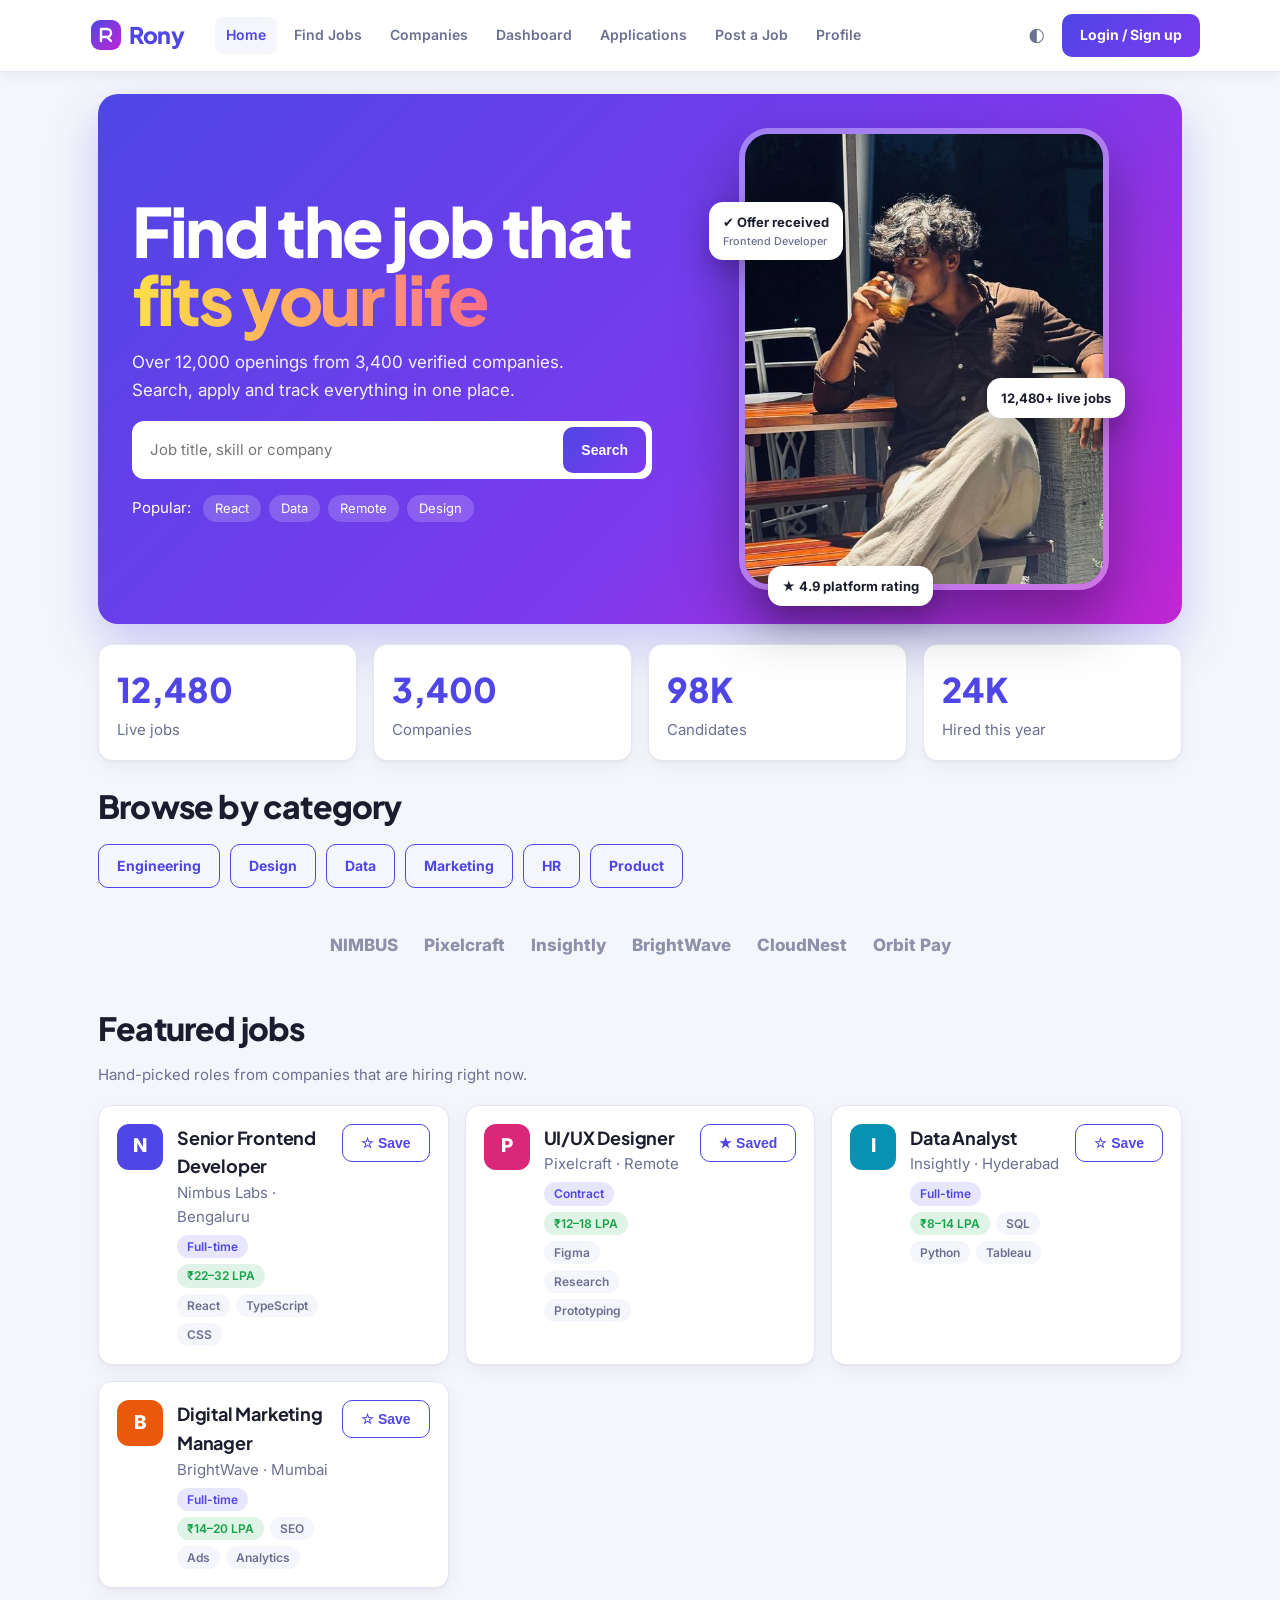
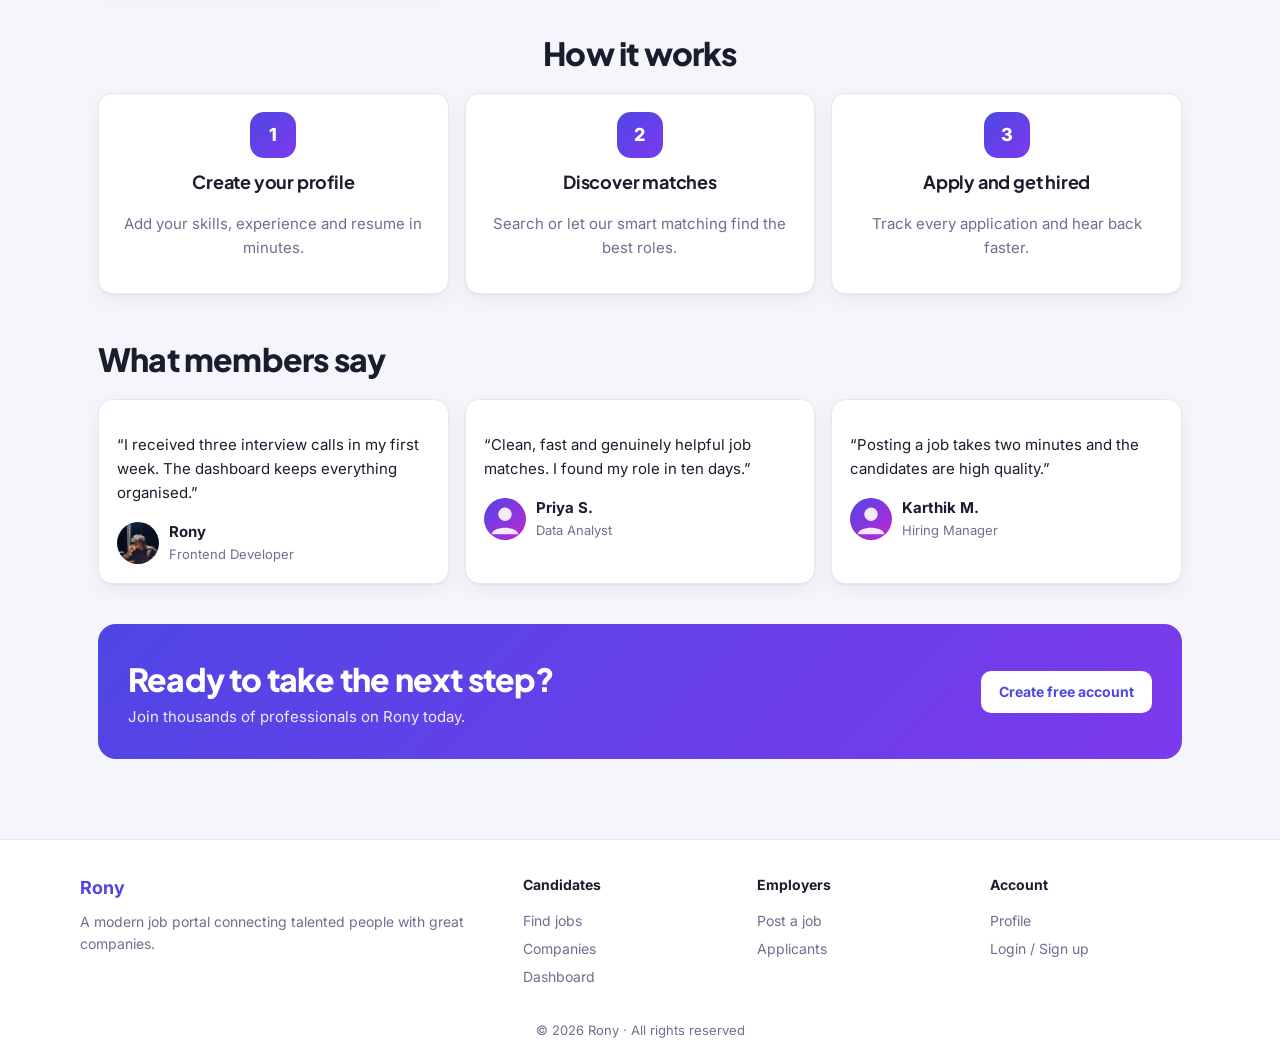
<file: index.html>
<!DOCTYPE html>
<html lang="en">
<head>
  <meta charset="utf-8">
  <title>Rony – Online Job Portal</title>
  <meta name="viewport" content="width=device-width, initial-scale=1, viewport-fit=cover">
  <link rel="preconnect" href="https://fonts.googleapis.com">
  <link href="https://fonts.googleapis.com/css2?family=Inter:wght@400;500;600;700&family=Plus+Jakarta+Sans:wght@700;800&display=swap" rel="stylesheet">
  <link rel="stylesheet" href="css/style.css">
  <script src="js/theme.js"></script>
</head>
<body>
  <div id="pgb"></div>

  <!-- Navigation -->
  <nav id="nav">
    <a class="brand" href="index.html"><svg width="30" height="30" viewBox="0 0 30 30"><defs><linearGradient id="lg" x1="0" y1="0" x2="1" y2="1"><stop offset="0" stop-color="#4f46e5"/><stop offset="1" stop-color="#c026d3"/></linearGradient></defs><rect width="30" height="30" rx="9" fill="url(#lg)"/><path d="M10 21V9h6a4 4 0 010 8h-6M16 17l4 4" stroke="#fff" stroke-width="2.4" fill="none" stroke-linecap="round" stroke-linejoin="round"/></svg>Rony</a>
    <a href="index.html" class="on">Home</a>
    <a href="jobs.html">Find Jobs</a>
    <a href="companies.html">Companies</a>
    <a href="dashboard.html">Dashboard</a>
    <a href="applications.html">Applications</a>
    <a href="post-job.html">Post a Job</a>
    <a href="profile.html">Profile</a>
    <span class="sp"></span>
    <a class="tt" href="#" onclick="toggleTheme();return false" title="Toggle theme">◐</a>
    <a href="login.html" class="btn" id="authBtn" style="color:#fff">Login / Sign up</a>
  </nav>

  <button id="up" aria-label="Back to top" onclick="scrollTo({top:0,behavior:'smooth'})">↑</button>
  <div id="toast"></div>

  <!-- Page content -->
  <main id="app">
    <!-- Hero -->
    <div class="hero">
      <div>
        <h1>Find the job that <span>fits your life</span></h1>
        <p>Over 12,000 openings from 3,400 verified companies. Search, apply and track everything in one place.</p>
        <div class="sr"><input id="hq" placeholder="Job title, skill or company"><button class="btn" id="heroSearchBtn">Search</button></div>
        <div class="pop">Popular: <a href="jobs.html?q=React">React</a><a href="jobs.html?q=Data">Data</a><a href="jobs.html?q=Remote">Remote</a><a href="jobs.html?q=Design">Design</a></div>
      </div>
      <div class="hp">
        <img class="hpi" src="images/profile.jpg" alt="Rony">
        <div class="fb f1">✔ Offer received<small>Frontend Developer</small></div>
        <div class="fb f2">12,480+ live jobs</div>
        <div class="fb f3">★ 4.9 platform rating</div>
      </div>
    </div>

    <!-- Stats -->
    <div class="grid g4" style="margin:20px 0">
      <div class="card"><div class="stat" style="color:var(--pri)">12,480</div><div class="mut">Live jobs</div></div>
      <div class="card"><div class="stat" style="color:var(--pri)">3,400</div><div class="mut">Companies</div></div>
      <div class="card"><div class="stat" style="color:var(--pri)">98K</div><div class="mut">Candidates</div></div>
      <div class="card"><div class="stat" style="color:var(--pri)">24K</div><div class="mut">Hired this year</div></div>
    </div>

    <!-- Categories -->
    <h2>Browse by category</h2>
    <div class="row" style="margin-bottom:22px">
      <a class="btn o" href="jobs.html?cat=Engineering">Engineering</a>
      <a class="btn o" href="jobs.html?cat=Design">Design</a>
      <a class="btn o" href="jobs.html?cat=Data">Data</a>
      <a class="btn o" href="jobs.html?cat=Marketing">Marketing</a>
      <a class="btn o" href="jobs.html?cat=HR">HR</a>
      <a class="btn o" href="jobs.html?cat=Product">Product</a>
    </div>

    <div class="trust"><span>NIMBUS</span><span>Pixelcraft</span><span>Insightly</span><span>BrightWave</span><span>CloudNest</span><span>Orbit Pay</span></div>

    <!-- Featured jobs (filled by js/home.js) -->
    <h2 class="sec">Featured jobs</h2>
    <p class="sub">Hand-picked roles from companies that are hiring right now.</p>
    <div class="grid g2" id="featured"></div>

    <!-- How it works -->
    <h2 class="sec" style="text-align:center">How it works</h2>
    <div class="grid g3">
      <div class="card step"><div class="n">1</div><h3>Create your profile</h3><p class="mut">Add your skills, experience and resume in minutes.</p></div>
      <div class="card step"><div class="n">2</div><h3>Discover matches</h3><p class="mut">Search or let our smart matching find the best roles.</p></div>
      <div class="card step"><div class="n">3</div><h3>Apply and get hired</h3><p class="mut">Track every application and hear back faster.</p></div>
    </div>

    <!-- Testimonials -->
    <h2 class="sec">What members say</h2>
    <div class="grid g3">
      <div class="card"><p>“I received three interview calls in my first week. The dashboard keeps everything organised.”</p><div class="row"><img class="pf" src="images/profile-small.jpg" width="42" height="42" alt="Rony profile photo"><div><b>Rony</b><div class="mut" style="font-size:13px">Frontend Developer</div></div></div></div>
      <div class="card"><p>“Clean, fast and genuinely helpful job matches. I found my role in ten days.”</p><div class="row"><svg width="42" height="42" viewBox="0 0 44 44"><defs><linearGradient id="av1" x1="0" y1="0" x2="1" y2="1"><stop offset="0" stop-color="#4f46e5"/><stop offset="1" stop-color="#c026d3"/></linearGradient></defs><circle cx="22" cy="22" r="22" fill="url(#av1)"/><circle cx="22" cy="17" r="7" fill="#fff" opacity=".9"/><path d="M8 38c2-9 26-9 28 0" fill="#fff" opacity=".9"/></svg><div><b>Priya S.</b><div class="mut" style="font-size:13px">Data Analyst</div></div></div></div>
      <div class="card"><p>“Posting a job takes two minutes and the candidates are high quality.”</p><div class="row"><svg width="42" height="42" viewBox="0 0 44 44"><defs><linearGradient id="av2" x1="0" y1="0" x2="1" y2="1"><stop offset="0" stop-color="#4f46e5"/><stop offset="1" stop-color="#c026d3"/></linearGradient></defs><circle cx="22" cy="22" r="22" fill="url(#av2)"/><circle cx="22" cy="17" r="7" fill="#fff" opacity=".9"/><path d="M8 38c2-9 26-9 28 0" fill="#fff" opacity=".9"/></svg><div><b>Karthik M.</b><div class="mut" style="font-size:13px">Hiring Manager</div></div></div></div>
    </div>

    <!-- Call to action -->
    <div class="cta">
      <div><h2 style="margin:0">Ready to take the next step?</h2><div style="opacity:.9">Join thousands of professionals on Rony today.</div></div>
      <a class="btn" href="login.html">Create free account</a>
    </div>
  </main>

  <!-- Footer -->
  <div class="ft">
    <div><b style="font-size:18px;color:var(--pri)">Rony</b><p>A modern job portal connecting talented people with great companies.</p></div>
    <div><h4>Candidates</h4><a href="jobs.html">Find jobs</a><a href="companies.html">Companies</a><a href="dashboard.html">Dashboard</a></div>
    <div><h4>Employers</h4><a href="post-job.html">Post a job</a><a href="applications.html">Applicants</a></div>
    <div><h4>Account</h4><a href="profile.html">Profile</a><a href="login.html">Login / Sign up</a></div>
  </div>
  <div class="cp">© 2026 Rony · All rights reserved</div>

  <script src="js/data.js"></script>
  <script src="js/common.js"></script>
  <script src="js/home.js"></script>
</body>
</html>
</file>
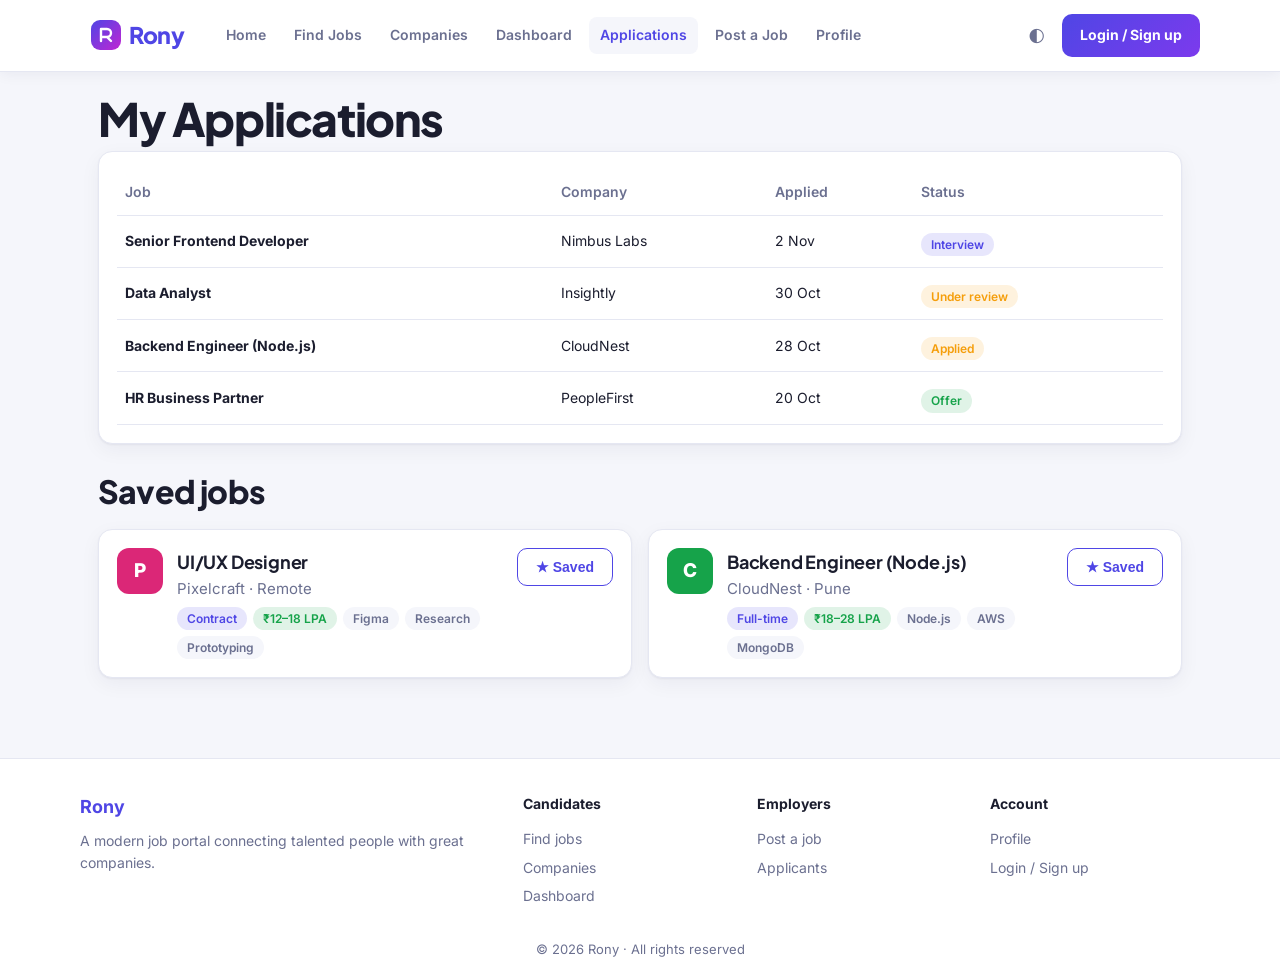
<file: applications.html>
<!DOCTYPE html>
<html lang="en">
<head>
  <meta charset="utf-8">
  <title>My Applications – Rony</title>
  <meta name="viewport" content="width=device-width, initial-scale=1, viewport-fit=cover">
  <link rel="preconnect" href="https://fonts.googleapis.com">
  <link href="https://fonts.googleapis.com/css2?family=Inter:wght@400;500;600;700&family=Plus+Jakarta+Sans:wght@700;800&display=swap" rel="stylesheet">
  <link rel="stylesheet" href="css/style.css">
  <script src="js/theme.js"></script>
</head>
<body>
  <div id="pgb"></div>

  <!-- Navigation -->
  <nav id="nav">
    <a class="brand" href="index.html"><svg width="30" height="30" viewBox="0 0 30 30"><defs><linearGradient id="lg" x1="0" y1="0" x2="1" y2="1"><stop offset="0" stop-color="#4f46e5"/><stop offset="1" stop-color="#c026d3"/></linearGradient></defs><rect width="30" height="30" rx="9" fill="url(#lg)"/><path d="M10 21V9h6a4 4 0 010 8h-6M16 17l4 4" stroke="#fff" stroke-width="2.4" fill="none" stroke-linecap="round" stroke-linejoin="round"/></svg>Rony</a>
    <a href="index.html">Home</a>
    <a href="jobs.html">Find Jobs</a>
    <a href="companies.html">Companies</a>
    <a href="dashboard.html">Dashboard</a>
    <a href="applications.html" class="on">Applications</a>
    <a href="post-job.html">Post a Job</a>
    <a href="profile.html">Profile</a>
    <span class="sp"></span>
    <a class="tt" href="#" onclick="toggleTheme();return false" title="Toggle theme">◐</a>
    <a href="login.html" class="btn" id="authBtn" style="color:#fff">Login / Sign up</a>
  </nav>

  <button id="up" aria-label="Back to top" onclick="scrollTo({top:0,behavior:'smooth'})">↑</button>
  <div id="toast"></div>

  <!-- Page content -->
  <main id="app">
    <h1>My Applications</h1>
    <div class="card" style="overflow-x:auto">
      <table>
        <thead><tr><th>Job</th><th>Company</th><th>Applied</th><th>Status</th></tr></thead>
        <tbody id="app-rows"></tbody>
      </table>
    </div>
    <h2 style="margin-top:22px">Saved jobs</h2>
    <div class="grid g2" id="saved-list"></div>
  </main>

  <!-- Footer -->
  <div class="ft">
    <div><b style="font-size:18px;color:var(--pri)">Rony</b><p>A modern job portal connecting talented people with great companies.</p></div>
    <div><h4>Candidates</h4><a href="jobs.html">Find jobs</a><a href="companies.html">Companies</a><a href="dashboard.html">Dashboard</a></div>
    <div><h4>Employers</h4><a href="post-job.html">Post a job</a><a href="applications.html">Applicants</a></div>
    <div><h4>Account</h4><a href="profile.html">Profile</a><a href="login.html">Login / Sign up</a></div>
  </div>
  <div class="cp">© 2026 Rony · All rights reserved</div>

  <script src="js/data.js"></script>
  <script src="js/common.js"></script>
  <script src="js/applications.js"></script>
</body>
</html>
</file>
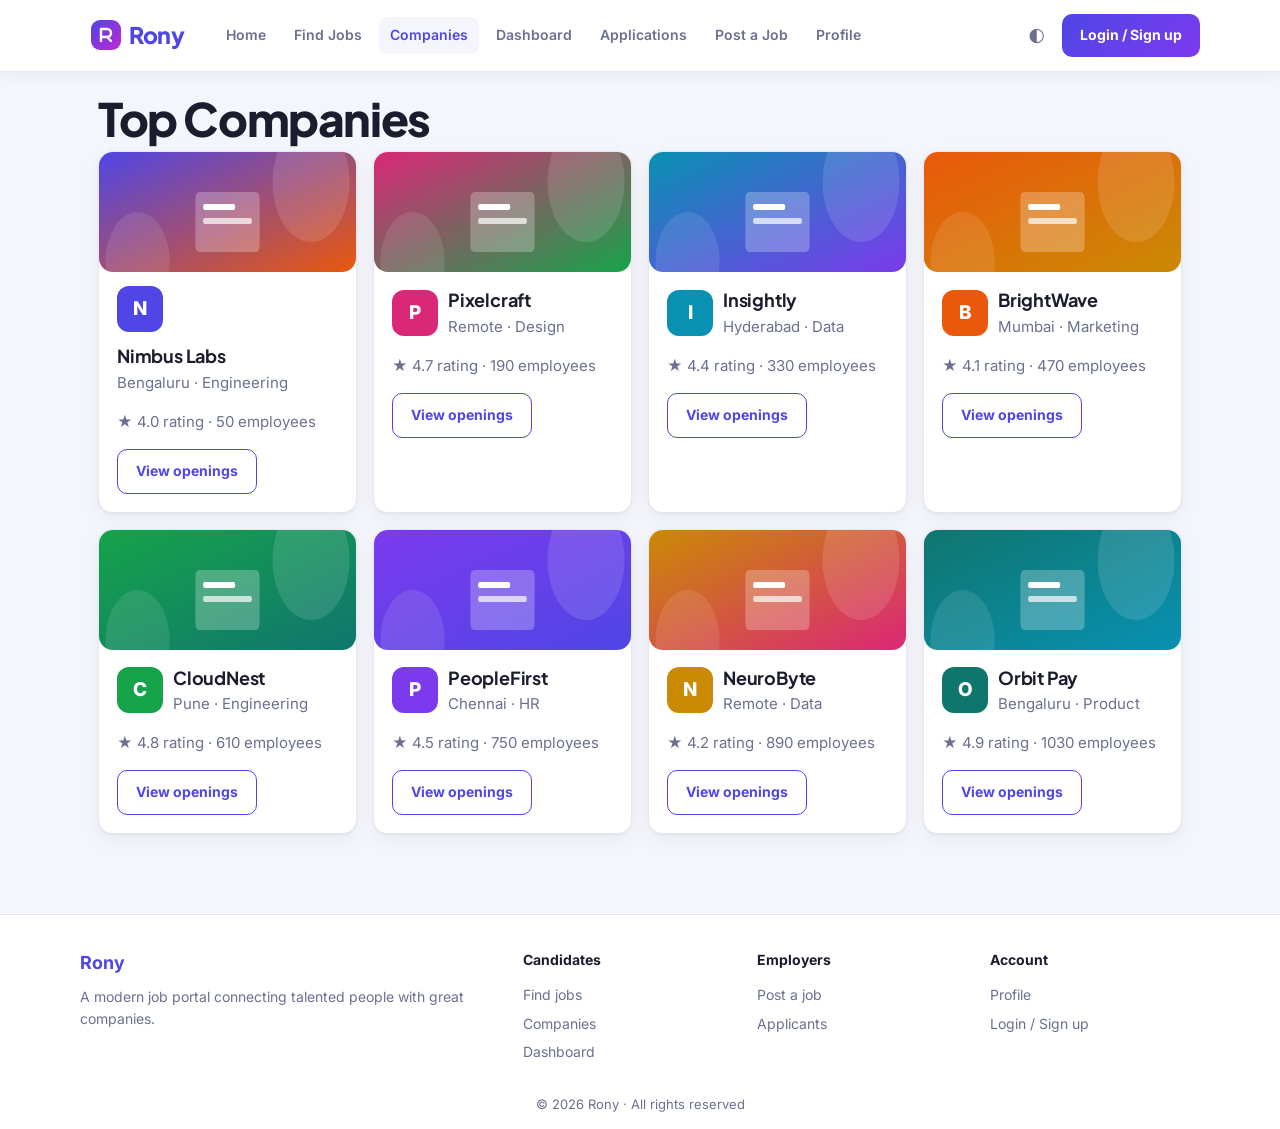
<file: companies.html>
<!DOCTYPE html>
<html lang="en">
<head>
  <meta charset="utf-8">
  <title>Top Companies – Rony</title>
  <meta name="viewport" content="width=device-width, initial-scale=1, viewport-fit=cover">
  <link rel="preconnect" href="https://fonts.googleapis.com">
  <link href="https://fonts.googleapis.com/css2?family=Inter:wght@400;500;600;700&family=Plus+Jakarta+Sans:wght@700;800&display=swap" rel="stylesheet">
  <link rel="stylesheet" href="css/style.css">
  <script src="js/theme.js"></script>
</head>
<body>
  <div id="pgb"></div>

  <!-- Navigation -->
  <nav id="nav">
    <a class="brand" href="index.html"><svg width="30" height="30" viewBox="0 0 30 30"><defs><linearGradient id="lg" x1="0" y1="0" x2="1" y2="1"><stop offset="0" stop-color="#4f46e5"/><stop offset="1" stop-color="#c026d3"/></linearGradient></defs><rect width="30" height="30" rx="9" fill="url(#lg)"/><path d="M10 21V9h6a4 4 0 010 8h-6M16 17l4 4" stroke="#fff" stroke-width="2.4" fill="none" stroke-linecap="round" stroke-linejoin="round"/></svg>Rony</a>
    <a href="index.html">Home</a>
    <a href="jobs.html">Find Jobs</a>
    <a href="companies.html" class="on">Companies</a>
    <a href="dashboard.html">Dashboard</a>
    <a href="applications.html">Applications</a>
    <a href="post-job.html">Post a Job</a>
    <a href="profile.html">Profile</a>
    <span class="sp"></span>
    <a class="tt" href="#" onclick="toggleTheme();return false" title="Toggle theme">◐</a>
    <a href="login.html" class="btn" id="authBtn" style="color:#fff">Login / Sign up</a>
  </nav>

  <button id="up" aria-label="Back to top" onclick="scrollTo({top:0,behavior:'smooth'})">↑</button>
  <div id="toast"></div>

  <!-- Page content -->
  <main id="app">
    <h1>Top Companies</h1>
    <div class="grid g3" id="company-grid"></div>
  </main>

  <!-- Footer -->
  <div class="ft">
    <div><b style="font-size:18px;color:var(--pri)">Rony</b><p>A modern job portal connecting talented people with great companies.</p></div>
    <div><h4>Candidates</h4><a href="jobs.html">Find jobs</a><a href="companies.html">Companies</a><a href="dashboard.html">Dashboard</a></div>
    <div><h4>Employers</h4><a href="post-job.html">Post a job</a><a href="applications.html">Applicants</a></div>
    <div><h4>Account</h4><a href="profile.html">Profile</a><a href="login.html">Login / Sign up</a></div>
  </div>
  <div class="cp">© 2026 Rony · All rights reserved</div>

  <script src="js/data.js"></script>
  <script src="js/common.js"></script>
  <script src="js/companies.js"></script>
</body>
</html>
</file>
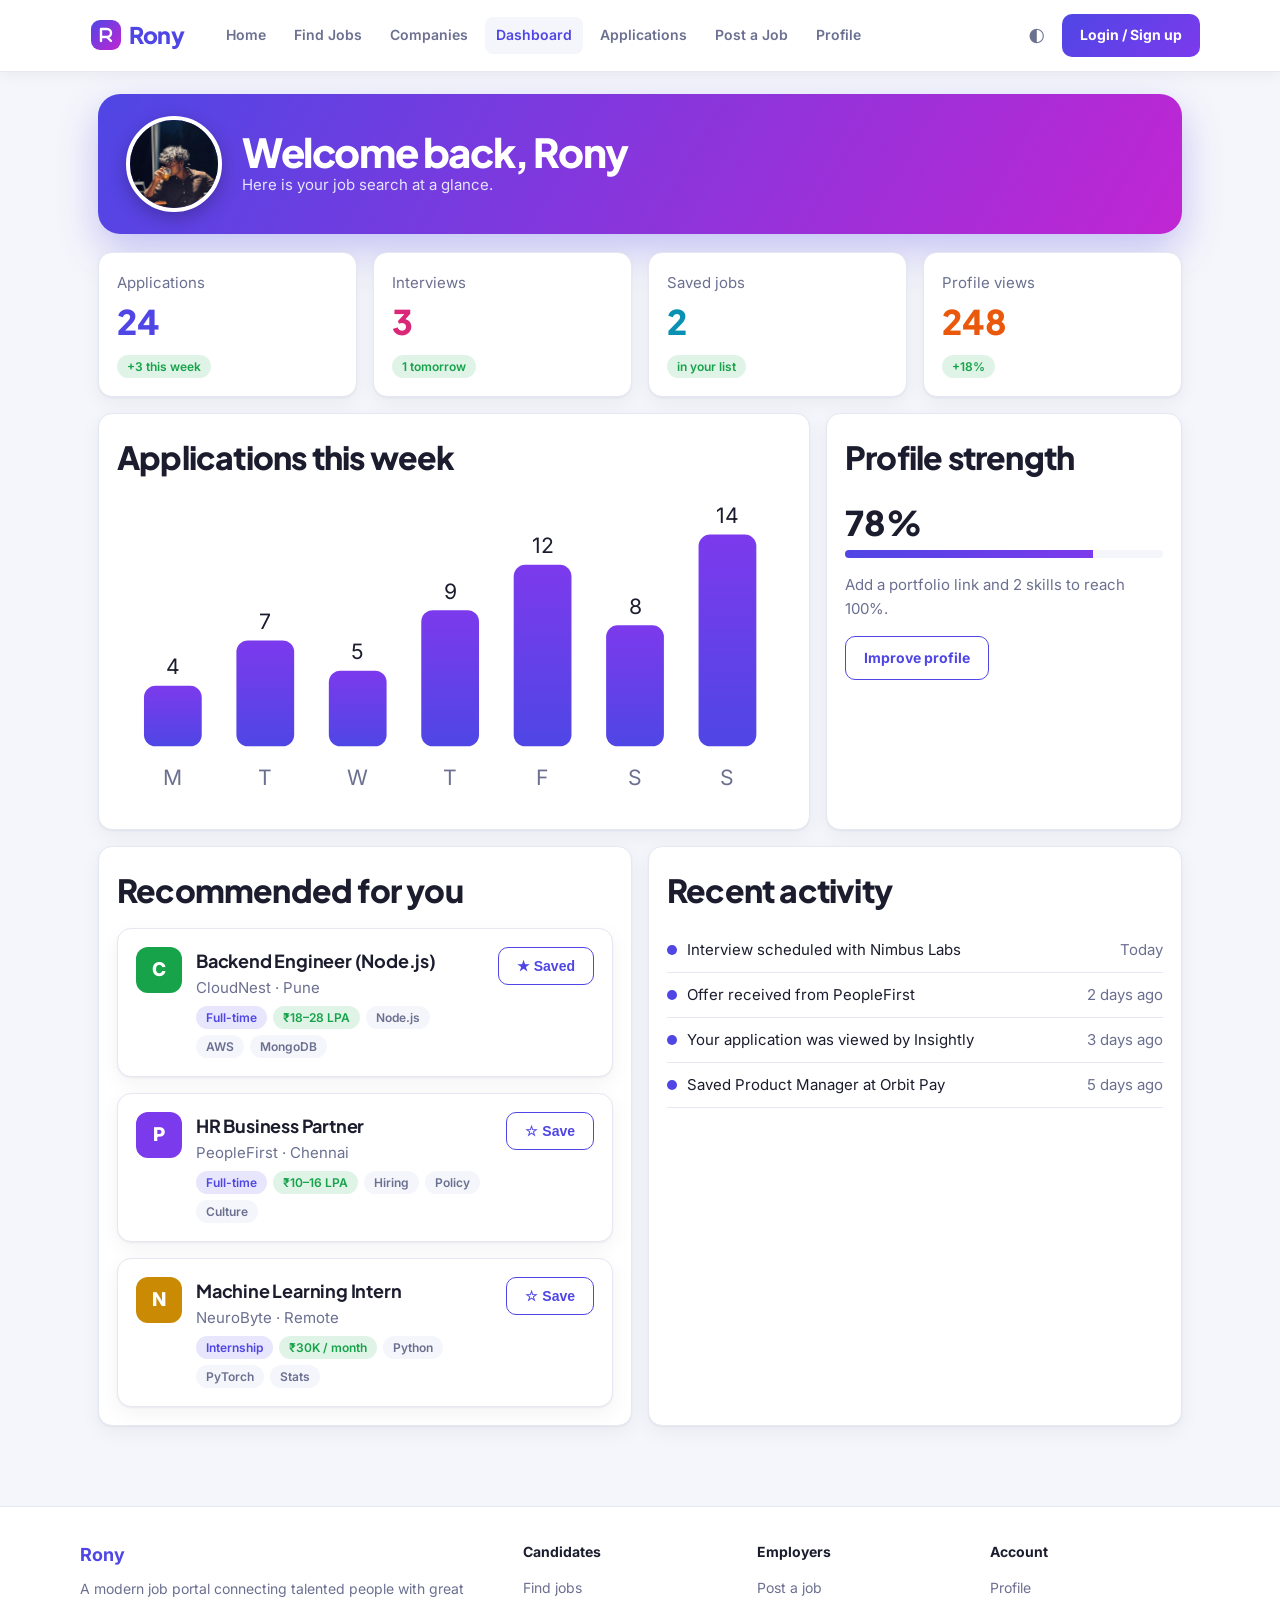
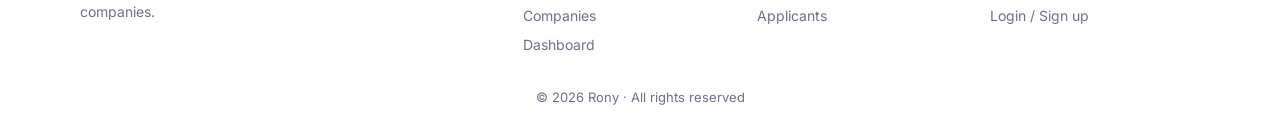
<file: dashboard.html>
<!DOCTYPE html>
<html lang="en">
<head>
  <meta charset="utf-8">
  <title>Dashboard – Rony</title>
  <meta name="viewport" content="width=device-width, initial-scale=1, viewport-fit=cover">
  <link rel="preconnect" href="https://fonts.googleapis.com">
  <link href="https://fonts.googleapis.com/css2?family=Inter:wght@400;500;600;700&family=Plus+Jakarta+Sans:wght@700;800&display=swap" rel="stylesheet">
  <link rel="stylesheet" href="css/style.css">
  <script src="js/theme.js"></script>
</head>
<body>
  <div id="pgb"></div>

  <!-- Navigation -->
  <nav id="nav">
    <a class="brand" href="index.html"><svg width="30" height="30" viewBox="0 0 30 30"><defs><linearGradient id="lg" x1="0" y1="0" x2="1" y2="1"><stop offset="0" stop-color="#4f46e5"/><stop offset="1" stop-color="#c026d3"/></linearGradient></defs><rect width="30" height="30" rx="9" fill="url(#lg)"/><path d="M10 21V9h6a4 4 0 010 8h-6M16 17l4 4" stroke="#fff" stroke-width="2.4" fill="none" stroke-linecap="round" stroke-linejoin="round"/></svg>Rony</a>
    <a href="index.html">Home</a>
    <a href="jobs.html">Find Jobs</a>
    <a href="companies.html">Companies</a>
    <a href="dashboard.html" class="on">Dashboard</a>
    <a href="applications.html">Applications</a>
    <a href="post-job.html">Post a Job</a>
    <a href="profile.html">Profile</a>
    <span class="sp"></span>
    <a class="tt" href="#" onclick="toggleTheme();return false" title="Toggle theme">◐</a>
    <a href="login.html" class="btn" id="authBtn" style="color:#fff">Login / Sign up</a>
  </nav>

  <button id="up" aria-label="Back to top" onclick="scrollTo({top:0,behavior:'smooth'})">↑</button>
  <div id="toast"></div>

  <!-- Page content -->
  <main id="app">
    <!-- Welcome banner -->
    <div class="row dbn">
      <img class="pf ring" src="images/profile-small.jpg" width="96" height="96" alt="Rony profile photo">
      <div><h1 style="margin:0">Welcome back, <span id="welcome-name">Rony</span></h1><div class="mut">Here is your job search at a glance.</div></div>
    </div>

    <!-- Stat cards (js/dashboard.js) -->
    <div class="grid g4" id="dash-stats"></div>

    <div class="grid g2" style="margin:16px 0;grid-template-columns:2fr 1fr">
      <div class="card"><h2>Applications this week</h2><svg id="chart" viewBox="0 0 350 160" width="100%"></svg></div>
      <div class="card"><h2>Profile strength</h2><div class="stat">78%</div><div class="bar"><i style="width:78%"></i></div>
        <p class="mut">Add a portfolio link and 2 skills to reach 100%.</p><a class="btn o" href="profile.html">Improve profile</a></div>
    </div>

    <div class="grid g2">
      <div class="card"><h2>Recommended for you</h2><div class="grid" id="recommended"></div></div>
      <div class="card"><h2>Recent activity</h2>
        <div class="row" style="padding:10px 0;border-bottom:1px solid var(--bd)"><span style="width:10px;height:10px;border-radius:50%;background:var(--pri)"></span><div style="flex:1">Interview scheduled with Nimbus Labs</div><span class="mut">Today</span></div>
        <div class="row" style="padding:10px 0;border-bottom:1px solid var(--bd)"><span style="width:10px;height:10px;border-radius:50%;background:var(--pri)"></span><div style="flex:1">Offer received from PeopleFirst</div><span class="mut">2 days ago</span></div>
        <div class="row" style="padding:10px 0;border-bottom:1px solid var(--bd)"><span style="width:10px;height:10px;border-radius:50%;background:var(--pri)"></span><div style="flex:1">Your application was viewed by Insightly</div><span class="mut">3 days ago</span></div>
        <div class="row" style="padding:10px 0;border-bottom:1px solid var(--bd)"><span style="width:10px;height:10px;border-radius:50%;background:var(--pri)"></span><div style="flex:1">Saved Product Manager at Orbit Pay</div><span class="mut">5 days ago</span></div>
      </div>
    </div>
  </main>

  <!-- Footer -->
  <div class="ft">
    <div><b style="font-size:18px;color:var(--pri)">Rony</b><p>A modern job portal connecting talented people with great companies.</p></div>
    <div><h4>Candidates</h4><a href="jobs.html">Find jobs</a><a href="companies.html">Companies</a><a href="dashboard.html">Dashboard</a></div>
    <div><h4>Employers</h4><a href="post-job.html">Post a job</a><a href="applications.html">Applicants</a></div>
    <div><h4>Account</h4><a href="profile.html">Profile</a><a href="login.html">Login / Sign up</a></div>
  </div>
  <div class="cp">© 2026 Rony · All rights reserved</div>

  <script src="js/data.js"></script>
  <script src="js/common.js"></script>
  <script src="js/dashboard.js"></script>
</body>
</html>
</file>
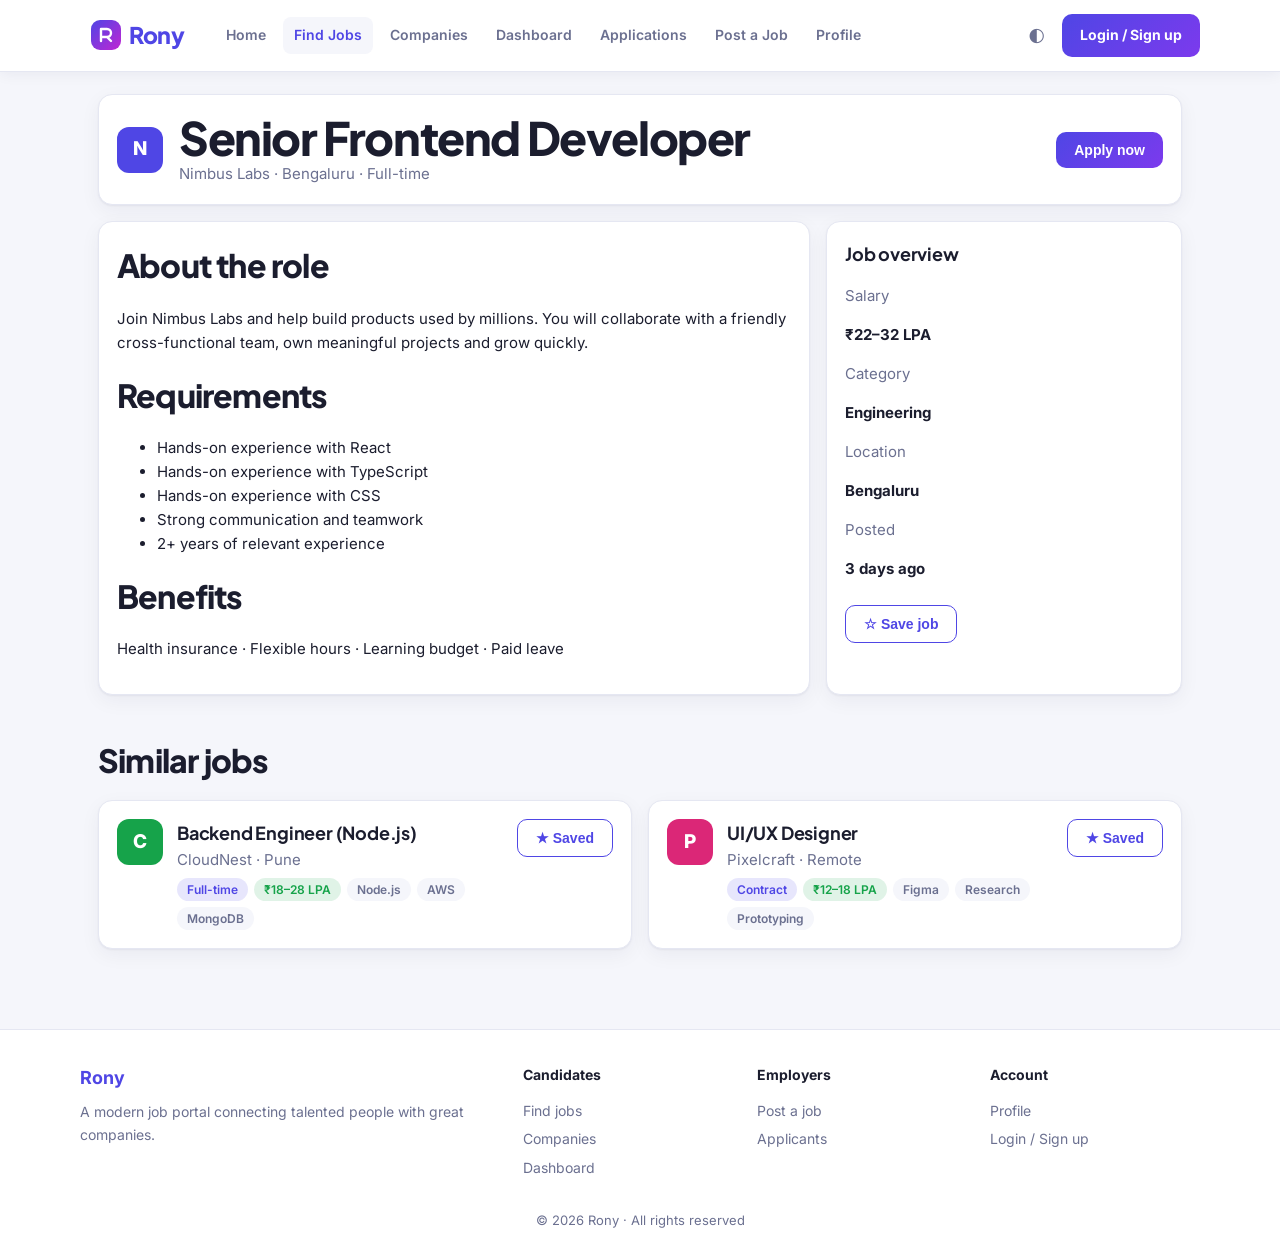
<file: job.html>
<!DOCTYPE html>
<html lang="en">
<head>
  <meta charset="utf-8">
  <title>Job details – Rony</title>
  <meta name="viewport" content="width=device-width, initial-scale=1, viewport-fit=cover">
  <link rel="preconnect" href="https://fonts.googleapis.com">
  <link href="https://fonts.googleapis.com/css2?family=Inter:wght@400;500;600;700&family=Plus+Jakarta+Sans:wght@700;800&display=swap" rel="stylesheet">
  <link rel="stylesheet" href="css/style.css">
  <script src="js/theme.js"></script>
</head>
<body>
  <div id="pgb"></div>

  <!-- Navigation -->
  <nav id="nav">
    <a class="brand" href="index.html"><svg width="30" height="30" viewBox="0 0 30 30"><defs><linearGradient id="lg" x1="0" y1="0" x2="1" y2="1"><stop offset="0" stop-color="#4f46e5"/><stop offset="1" stop-color="#c026d3"/></linearGradient></defs><rect width="30" height="30" rx="9" fill="url(#lg)"/><path d="M10 21V9h6a4 4 0 010 8h-6M16 17l4 4" stroke="#fff" stroke-width="2.4" fill="none" stroke-linecap="round" stroke-linejoin="round"/></svg>Rony</a>
    <a href="index.html">Home</a>
    <a href="jobs.html" class="on">Find Jobs</a>
    <a href="companies.html">Companies</a>
    <a href="dashboard.html">Dashboard</a>
    <a href="applications.html">Applications</a>
    <a href="post-job.html">Post a Job</a>
    <a href="profile.html">Profile</a>
    <span class="sp"></span>
    <a class="tt" href="#" onclick="toggleTheme();return false" title="Toggle theme">◐</a>
    <a href="login.html" class="btn" id="authBtn" style="color:#fff">Login / Sign up</a>
  </nav>

  <button id="up" aria-label="Back to top" onclick="scrollTo({top:0,behavior:'smooth'})">↑</button>
  <div id="toast"></div>

  <!-- Page content -->
  <main id="app">
    <div id="job-root"></div>
  </main>

  <!-- Footer -->
  <div class="ft">
    <div><b style="font-size:18px;color:var(--pri)">Rony</b><p>A modern job portal connecting talented people with great companies.</p></div>
    <div><h4>Candidates</h4><a href="jobs.html">Find jobs</a><a href="companies.html">Companies</a><a href="dashboard.html">Dashboard</a></div>
    <div><h4>Employers</h4><a href="post-job.html">Post a job</a><a href="applications.html">Applicants</a></div>
    <div><h4>Account</h4><a href="profile.html">Profile</a><a href="login.html">Login / Sign up</a></div>
  </div>
  <div class="cp">© 2026 Rony · All rights reserved</div>

  <script src="js/data.js"></script>
  <script src="js/common.js"></script>
  <script src="js/job.js"></script>
</body>
</html>
</file>
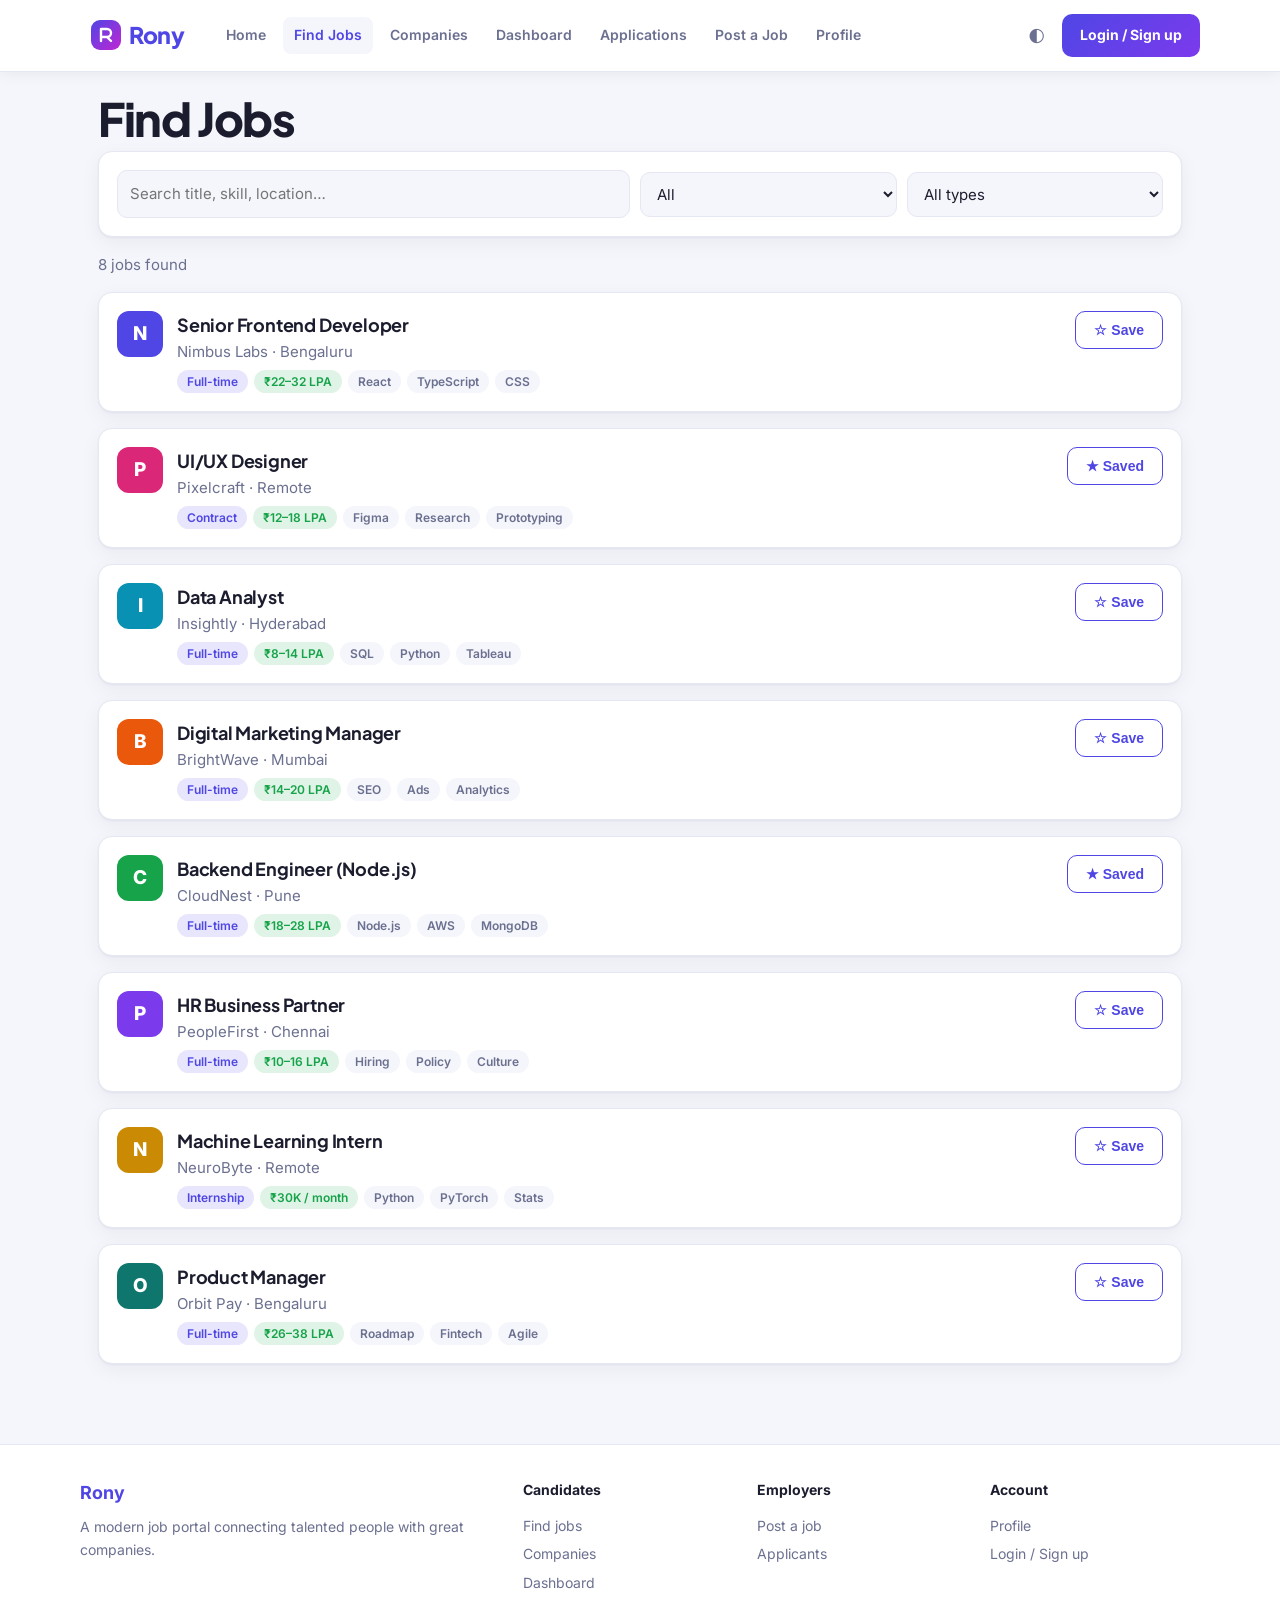
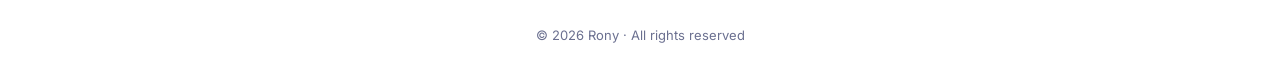
<file: jobs.html>
<!DOCTYPE html>
<html lang="en">
<head>
  <meta charset="utf-8">
  <title>Find Jobs – Rony</title>
  <meta name="viewport" content="width=device-width, initial-scale=1, viewport-fit=cover">
  <link rel="preconnect" href="https://fonts.googleapis.com">
  <link href="https://fonts.googleapis.com/css2?family=Inter:wght@400;500;600;700&family=Plus+Jakarta+Sans:wght@700;800&display=swap" rel="stylesheet">
  <link rel="stylesheet" href="css/style.css">
  <script src="js/theme.js"></script>
</head>
<body>
  <div id="pgb"></div>

  <!-- Navigation -->
  <nav id="nav">
    <a class="brand" href="index.html"><svg width="30" height="30" viewBox="0 0 30 30"><defs><linearGradient id="lg" x1="0" y1="0" x2="1" y2="1"><stop offset="0" stop-color="#4f46e5"/><stop offset="1" stop-color="#c026d3"/></linearGradient></defs><rect width="30" height="30" rx="9" fill="url(#lg)"/><path d="M10 21V9h6a4 4 0 010 8h-6M16 17l4 4" stroke="#fff" stroke-width="2.4" fill="none" stroke-linecap="round" stroke-linejoin="round"/></svg>Rony</a>
    <a href="index.html">Home</a>
    <a href="jobs.html" class="on">Find Jobs</a>
    <a href="companies.html">Companies</a>
    <a href="dashboard.html">Dashboard</a>
    <a href="applications.html">Applications</a>
    <a href="post-job.html">Post a Job</a>
    <a href="profile.html">Profile</a>
    <span class="sp"></span>
    <a class="tt" href="#" onclick="toggleTheme();return false" title="Toggle theme">◐</a>
    <a href="login.html" class="btn" id="authBtn" style="color:#fff">Login / Sign up</a>
  </nav>

  <button id="up" aria-label="Back to top" onclick="scrollTo({top:0,behavior:'smooth'})">↑</button>
  <div id="toast"></div>

  <!-- Page content -->
  <main id="app">
    <h1>Find Jobs</h1>
    <div class="card row" style="margin-bottom:16px">
      <div style="flex:2;min-width:200px"><input id="sq" placeholder="Search title, skill, location…"></div>
      <div style="flex:1;min-width:150px"><select id="catSel"></select></div>
      <div style="flex:1;min-width:150px"><select id="typeSel"></select></div>
    </div>
    <p class="mut" id="cnt"></p>
    <div class="grid" id="list"></div>
  </main>

  <!-- Footer -->
  <div class="ft">
    <div><b style="font-size:18px;color:var(--pri)">Rony</b><p>A modern job portal connecting talented people with great companies.</p></div>
    <div><h4>Candidates</h4><a href="jobs.html">Find jobs</a><a href="companies.html">Companies</a><a href="dashboard.html">Dashboard</a></div>
    <div><h4>Employers</h4><a href="post-job.html">Post a job</a><a href="applications.html">Applicants</a></div>
    <div><h4>Account</h4><a href="profile.html">Profile</a><a href="login.html">Login / Sign up</a></div>
  </div>
  <div class="cp">© 2026 Rony · All rights reserved</div>

  <script src="js/data.js"></script>
  <script src="js/common.js"></script>
  <script src="js/jobs.js"></script>
</body>
</html>
</file>
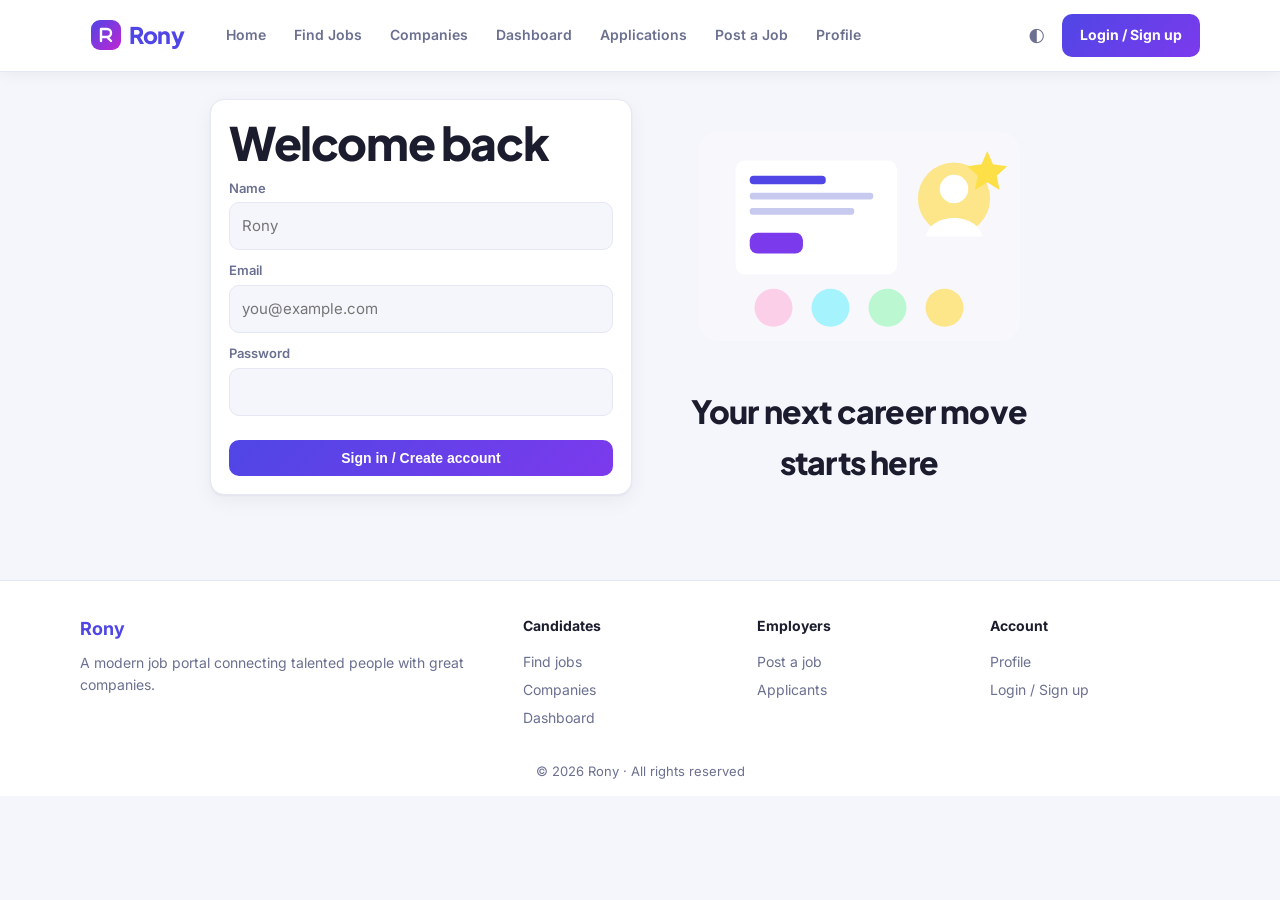
<file: login.html>
<!DOCTYPE html>
<html lang="en">
<head>
  <meta charset="utf-8">
  <title>Login – Rony</title>
  <meta name="viewport" content="width=device-width, initial-scale=1, viewport-fit=cover">
  <link rel="preconnect" href="https://fonts.googleapis.com">
  <link href="https://fonts.googleapis.com/css2?family=Inter:wght@400;500;600;700&family=Plus+Jakarta+Sans:wght@700;800&display=swap" rel="stylesheet">
  <link rel="stylesheet" href="css/style.css">
  <script src="js/theme.js"></script>
</head>
<body>
  <div id="pgb"></div>

  <!-- Navigation -->
  <nav id="nav">
    <a class="brand" href="index.html"><svg width="30" height="30" viewBox="0 0 30 30"><defs><linearGradient id="lg" x1="0" y1="0" x2="1" y2="1"><stop offset="0" stop-color="#4f46e5"/><stop offset="1" stop-color="#c026d3"/></linearGradient></defs><rect width="30" height="30" rx="9" fill="url(#lg)"/><path d="M10 21V9h6a4 4 0 010 8h-6M16 17l4 4" stroke="#fff" stroke-width="2.4" fill="none" stroke-linecap="round" stroke-linejoin="round"/></svg>Rony</a>
    <a href="index.html">Home</a>
    <a href="jobs.html">Find Jobs</a>
    <a href="companies.html">Companies</a>
    <a href="dashboard.html">Dashboard</a>
    <a href="applications.html">Applications</a>
    <a href="post-job.html">Post a Job</a>
    <a href="profile.html">Profile</a>
    <span class="sp"></span>
    <a class="tt" href="#" onclick="toggleTheme();return false" title="Toggle theme">◐</a>
    <a href="login.html" class="btn" id="authBtn" style="color:#fff">Login / Sign up</a>
  </nav>

  <button id="up" aria-label="Back to top" onclick="scrollTo({top:0,behavior:'smooth'})">↑</button>
  <div id="toast"></div>

  <!-- Page content -->
  <main id="app">
    <div class="grid g2" style="align-items:center;max-width:860px;margin:auto">
      <div class="card">
        <h1>Welcome back</h1>
        <label>Name</label><input id="ln" placeholder="Rony">
        <label>Email</label><input type="email" placeholder="you@example.com">
        <label>Password</label><input type="password">
        <br><br><button class="btn" id="loginBtn" style="width:100%">Sign in / Create account</button>
      </div>
      <div style="text-align:center">
        <svg style="max-width:380px" viewBox="0 0 400 300"><rect x="30" y="40" width="340" height="220" rx="22" fill="#fff" opacity=".14"/><rect x="70" y="70" width="170" height="120" rx="10" fill="#fff"/><rect x="85" y="86" width="80" height="9" rx="4" fill="#4f46e5"/><rect x="85" y="104" width="130" height="7" rx="3" fill="#c7c9ee"/><rect x="85" y="120" width="110" height="7" rx="3" fill="#c7c9ee"/><rect x="85" y="146" width="56" height="22" rx="8" fill="#7c3aed"/><circle cx="300" cy="110" r="38" fill="#fde68a"/><circle cx="300" cy="100" r="15" fill="#fff"/><path d="M270 150c6-26 54-26 60 0z" fill="#fff"/><circle cx="110" cy="225" r="20" fill="#fbcfe8"/><circle cx="170" cy="225" r="20" fill="#a5f3fc"/><circle cx="230" cy="225" r="20" fill="#bbf7d0"/><circle cx="290" cy="225" r="20" fill="#fde68a"/><path d="M335 60l6 14 15 2-11 10 3 15-13-8-13 8 3-15-11-10 15-2z" fill="#fde047"/></svg>
        <h2>Your next career move starts here</h2>
      </div>
    </div>
  </main>

  <!-- Footer -->
  <div class="ft">
    <div><b style="font-size:18px;color:var(--pri)">Rony</b><p>A modern job portal connecting talented people with great companies.</p></div>
    <div><h4>Candidates</h4><a href="jobs.html">Find jobs</a><a href="companies.html">Companies</a><a href="dashboard.html">Dashboard</a></div>
    <div><h4>Employers</h4><a href="post-job.html">Post a job</a><a href="applications.html">Applicants</a></div>
    <div><h4>Account</h4><a href="profile.html">Profile</a><a href="login.html">Login / Sign up</a></div>
  </div>
  <div class="cp">© 2026 Rony · All rights reserved</div>

  <script src="js/data.js"></script>
  <script src="js/common.js"></script>
  <script src="js/login.js"></script>
</body>
</html>
</file>
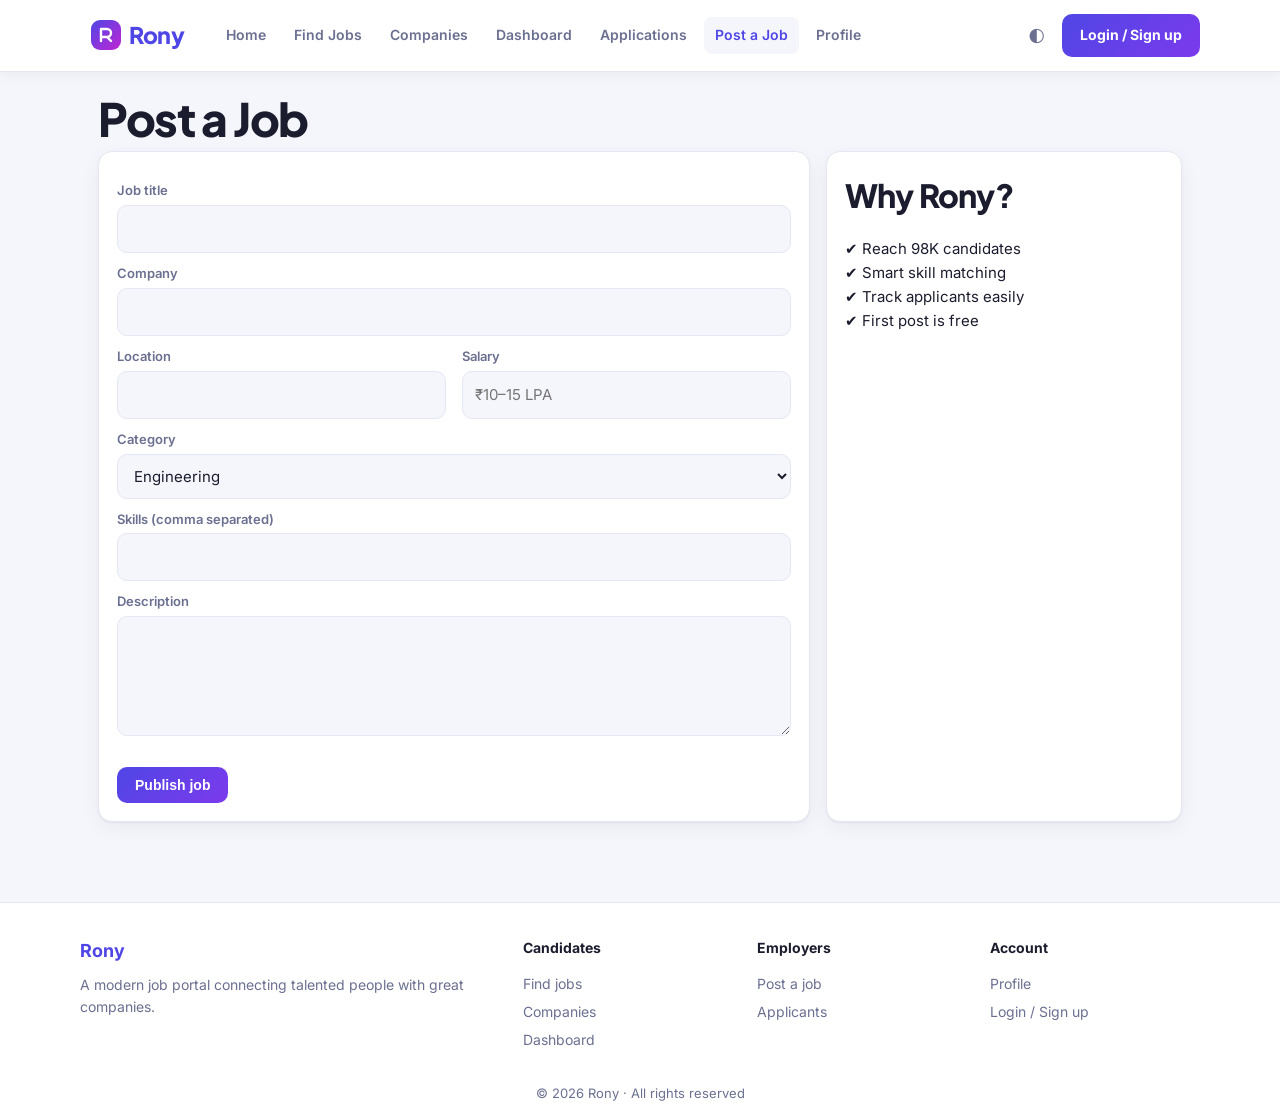
<file: post-job.html>
<!DOCTYPE html>
<html lang="en">
<head>
  <meta charset="utf-8">
  <title>Post a Job – Rony</title>
  <meta name="viewport" content="width=device-width, initial-scale=1, viewport-fit=cover">
  <link rel="preconnect" href="https://fonts.googleapis.com">
  <link href="https://fonts.googleapis.com/css2?family=Inter:wght@400;500;600;700&family=Plus+Jakarta+Sans:wght@700;800&display=swap" rel="stylesheet">
  <link rel="stylesheet" href="css/style.css">
  <script src="js/theme.js"></script>
</head>
<body>
  <div id="pgb"></div>

  <!-- Navigation -->
  <nav id="nav">
    <a class="brand" href="index.html"><svg width="30" height="30" viewBox="0 0 30 30"><defs><linearGradient id="lg" x1="0" y1="0" x2="1" y2="1"><stop offset="0" stop-color="#4f46e5"/><stop offset="1" stop-color="#c026d3"/></linearGradient></defs><rect width="30" height="30" rx="9" fill="url(#lg)"/><path d="M10 21V9h6a4 4 0 010 8h-6M16 17l4 4" stroke="#fff" stroke-width="2.4" fill="none" stroke-linecap="round" stroke-linejoin="round"/></svg>Rony</a>
    <a href="index.html">Home</a>
    <a href="jobs.html">Find Jobs</a>
    <a href="companies.html">Companies</a>
    <a href="dashboard.html">Dashboard</a>
    <a href="applications.html">Applications</a>
    <a href="post-job.html" class="on">Post a Job</a>
    <a href="profile.html">Profile</a>
    <span class="sp"></span>
    <a class="tt" href="#" onclick="toggleTheme();return false" title="Toggle theme">◐</a>
    <a href="login.html" class="btn" id="authBtn" style="color:#fff">Login / Sign up</a>
  </nav>

  <button id="up" aria-label="Back to top" onclick="scrollTo({top:0,behavior:'smooth'})">↑</button>
  <div id="toast"></div>

  <!-- Page content -->
  <main id="app">
    <h1>Post a Job</h1>
    <div class="grid g2" style="grid-template-columns:2fr 1fr">
      <div class="card">
        <label>Job title</label><input id="pt">
        <label>Company</label><input id="pc">
        <div class="grid g2">
          <div><label>Location</label><input id="pl"></div>
          <div><label>Salary</label><input id="ps" placeholder="₹10–15 LPA"></div>
        </div>
        <label>Category</label>
        <select id="pk"><option>Engineering</option><option>Design</option><option>Data</option><option>Marketing</option><option>HR</option><option>Product</option></select>
        <label>Skills (comma separated)</label><input id="pg">
        <label>Description</label><textarea rows="4"></textarea>
        <br><br><button class="btn" id="publishBtn">Publish job</button>
      </div>
      <div class="card"><h2>Why Rony?</h2><p>✔ Reach 98K candidates<br>✔ Smart skill matching<br>✔ Track applicants easily<br>✔ First post is free</p></div>
    </div>
  </main>

  <!-- Footer -->
  <div class="ft">
    <div><b style="font-size:18px;color:var(--pri)">Rony</b><p>A modern job portal connecting talented people with great companies.</p></div>
    <div><h4>Candidates</h4><a href="jobs.html">Find jobs</a><a href="companies.html">Companies</a><a href="dashboard.html">Dashboard</a></div>
    <div><h4>Employers</h4><a href="post-job.html">Post a job</a><a href="applications.html">Applicants</a></div>
    <div><h4>Account</h4><a href="profile.html">Profile</a><a href="login.html">Login / Sign up</a></div>
  </div>
  <div class="cp">© 2026 Rony · All rights reserved</div>

  <script src="js/data.js"></script>
  <script src="js/common.js"></script>
  <script src="js/post-job.js"></script>
</body>
</html>
</file>
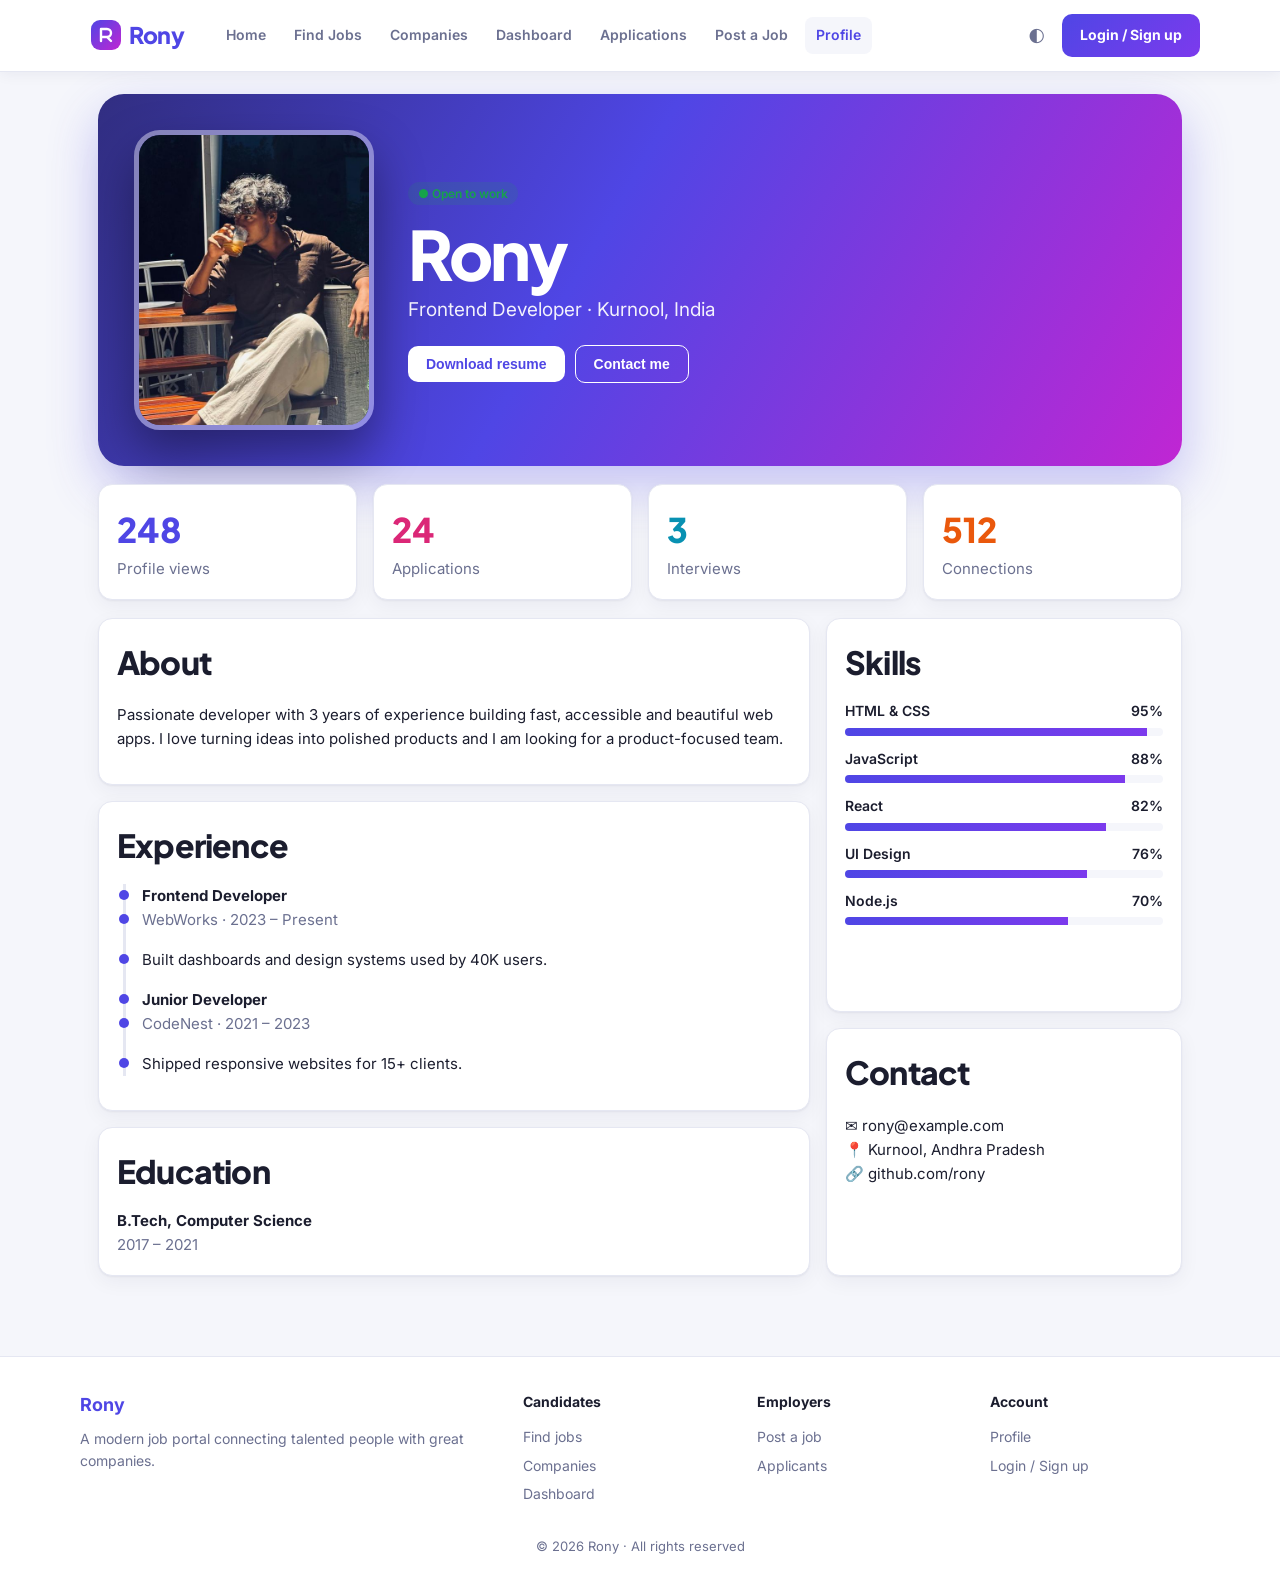
<file: profile.html>
<!DOCTYPE html>
<html lang="en">
<head>
  <meta charset="utf-8">
  <title>Profile – Rony</title>
  <meta name="viewport" content="width=device-width, initial-scale=1, viewport-fit=cover">
  <link rel="preconnect" href="https://fonts.googleapis.com">
  <link href="https://fonts.googleapis.com/css2?family=Inter:wght@400;500;600;700&family=Plus+Jakarta+Sans:wght@700;800&display=swap" rel="stylesheet">
  <link rel="stylesheet" href="css/style.css">
  <script src="js/theme.js"></script>
</head>
<body>
  <div id="pgb"></div>

  <!-- Navigation -->
  <nav id="nav">
    <a class="brand" href="index.html"><svg width="30" height="30" viewBox="0 0 30 30"><defs><linearGradient id="lg" x1="0" y1="0" x2="1" y2="1"><stop offset="0" stop-color="#4f46e5"/><stop offset="1" stop-color="#c026d3"/></linearGradient></defs><rect width="30" height="30" rx="9" fill="url(#lg)"/><path d="M10 21V9h6a4 4 0 010 8h-6M16 17l4 4" stroke="#fff" stroke-width="2.4" fill="none" stroke-linecap="round" stroke-linejoin="round"/></svg>Rony</a>
    <a href="index.html">Home</a>
    <a href="jobs.html">Find Jobs</a>
    <a href="companies.html">Companies</a>
    <a href="dashboard.html">Dashboard</a>
    <a href="applications.html">Applications</a>
    <a href="post-job.html">Post a Job</a>
    <a href="profile.html" class="on">Profile</a>
    <span class="sp"></span>
    <a class="tt" href="#" onclick="toggleTheme();return false" title="Toggle theme">◐</a>
    <a href="login.html" class="btn" id="authBtn" style="color:#fff">Login / Sign up</a>
  </nav>

  <button id="up" aria-label="Back to top" onclick="scrollTo({top:0,behavior:'smooth'})">↑</button>
  <div id="toast"></div>

  <!-- Page content -->
  <main id="app">
    <!-- Cover -->
    <div class="pcover"><div class="pc-in">
      <img class="pbig" src="images/profile.jpg" alt="Rony">
      <div class="pinfo">
        <span class="tag ok">● Open to work</span>
        <h1 id="pname">Rony</h1>
        <div class="pr">Frontend Developer · Kurnool, India</div>
        <div class="row"><button class="btn" id="dlResume">Download resume</button><button class="btn o" id="contactBtn">Contact me</button></div>
      </div>
    </div></div>

    <div class="grid g4" style="margin:18px 0">
      <div class="card"><div class="stat" style="color:#4f46e5">248</div><div class="mut">Profile views</div></div>
      <div class="card"><div class="stat" style="color:#db2777">24</div><div class="mut">Applications</div></div>
      <div class="card"><div class="stat" style="color:#0891b2">3</div><div class="mut">Interviews</div></div>
      <div class="card"><div class="stat" style="color:#ea580c">512</div><div class="mut">Connections</div></div>
    </div>

    <div class="grid g2" style="grid-template-columns:2fr 1fr">
      <div class="grid">
        <div class="card"><h2>About</h2><p>Passionate developer with 3 years of experience building fast, accessible and beautiful web apps. I love turning ideas into polished products and I am looking for a product-focused team.</p></div>
        <div class="card"><h2>Experience</h2><div class="tl">
          <div><b>Frontend Developer</b><div class="mut">WebWorks · 2023 – Present</div><div>Built dashboards and design systems used by 40K users.</div></div>
          <div><b>Junior Developer</b><div class="mut">CodeNest · 2021 – 2023</div><div>Shipped responsive websites for 15+ clients.</div></div>
        </div></div>
        <div class="card"><h2>Education</h2><b>B.Tech, Computer Science</b><div class="mut">2017 – 2021</div></div>
      </div>
      <div class="grid">
        <div class="card"><h2>Skills</h2>
        <div class="sk"><div><span>HTML &amp; CSS</span><span>95%</span></div><div class="bar"><i style="width:95%"></i></div></div>
        <div class="sk"><div><span>JavaScript</span><span>88%</span></div><div class="bar"><i style="width:88%"></i></div></div>
        <div class="sk"><div><span>React</span><span>82%</span></div><div class="bar"><i style="width:82%"></i></div></div>
        <div class="sk"><div><span>UI Design</span><span>76%</span></div><div class="bar"><i style="width:76%"></i></div></div>
        <div class="sk"><div><span>Node.js</span><span>70%</span></div><div class="bar"><i style="width:70%"></i></div></div>
        </div>
        <div class="card"><h2>Contact</h2><p>✉ rony@example.com<br>📍 Kurnool, Andhra Pradesh<br>🔗 github.com/rony</p></div>
      </div>
    </div>
  </main>

  <!-- Footer -->
  <div class="ft">
    <div><b style="font-size:18px;color:var(--pri)">Rony</b><p>A modern job portal connecting talented people with great companies.</p></div>
    <div><h4>Candidates</h4><a href="jobs.html">Find jobs</a><a href="companies.html">Companies</a><a href="dashboard.html">Dashboard</a></div>
    <div><h4>Employers</h4><a href="post-job.html">Post a job</a><a href="applications.html">Applicants</a></div>
    <div><h4>Account</h4><a href="profile.html">Profile</a><a href="login.html">Login / Sign up</a></div>
  </div>
  <div class="cp">© 2026 Rony · All rights reserved</div>

  <script src="js/data.js"></script>
  <script src="js/common.js"></script>
  <script src="js/profile.js"></script>
</body>
</html>
</file>
<file: css/style.css>
/* ===========================================================
   Rony – Online Job Portal  |  Global stylesheet (all pages)
   =========================================================== */

:root {
  --bg:#f5f6fb;
  --card:#fff;
  --tx:#1b1d2e;
  --mut:#6b7090;
  --pri:#4f46e5;
  --pri2:#7c3aed;
  --bd:#e5e7f2;
  --ok:#16a34a;
  --warn:#f59e0b;
  color-scheme:light;
  box-sizing:border-box;
  padding-top:env(safe-area-inset-top,0px);
  padding-bottom:env(safe-area-inset-bottom,0px);
}
@media(prefers-color-scheme:dark) {
  :root:not([data-theme="light"]) {
    --bg:#0f1120;
    --card:#181b30;
    --tx:#eceefb;
    --mut:#9a9fc4;
    --bd:#2a2e4a;
    color-scheme:dark;
  }
}
:root[data-theme="dark"] {
  --bg:#0f1120;
  --card:#181b30;
  --tx:#eceefb;
  --mut:#9a9fc4;
  --bd:#2a2e4a;
  color-scheme:dark;
}
* {
  box-sizing:border-box;
}
html {
  scroll-padding-top:env(safe-area-inset-top,0px);
}
body {
  margin:0;
  background:var(--bg);
  color:var(--tx);
  font:15px/1.6 Inter,system-ui,-apple-system,"Segoe UI",Roboto,sans-serif;
}
nav {
  position:sticky;
  top:env(safe-area-inset-top,0px);
  z-index:5;
  background:var(--card);
  border-bottom:1px solid var(--bd);
  display:flex;
  align-items:center;
  gap:6px;
  padding:10px 18px;
  flex-wrap:wrap;
}
.brand {
  font-weight:800;
  font-size:20px;
  color:var(--pri);
  margin-right:14px;
  text-decoration:none;
}
nav a {
  color:var(--mut);
  text-decoration:none;
  padding:7px 11px;
  border-radius:8px;
  font-weight:600;
  font-size:14px;
}
nav a.on,nav a:hover {
  background:var(--bg);
  color:var(--pri);
}
.sp {
  flex:1;
}
main {
  max-width:1120px;
  margin:0 auto;
  padding:22px 18px 60px;
}
h1 {
  font-size:30px;
  margin:0 0 8px;
}
h2 {
  font-size:20px;
  margin:0 0 12px;
}
h3 {
  margin:0;
  font-size:16px;
}
.card {
  background:var(--card);
  border:1px solid var(--bd);
  border-radius:14px;
  padding:18px;
}
.grid {
  display:grid;
  gap:16px;
}
.g2 {
  grid-template-columns:repeat(auto-fit,minmax(280px,1fr));
}
.g3 {
  grid-template-columns:repeat(auto-fit,minmax(230px,1fr));
}
.g4 {
  grid-template-columns:repeat(auto-fit,minmax(190px,1fr));
}
.btn {
  background:linear-gradient(135deg,var(--pri),var(--pri2));
  color:#fff;
  border:0;
  border-radius:10px;
  padding:10px 18px;
  font-weight:700;
  cursor:pointer;
  font-size:14px;
  text-decoration:none;
  display:inline-block;
}
.btn.o {
  background:transparent;
  color:var(--pri);
  border:1px solid var(--pri);
}
input,select,textarea {
  width:100%;
  padding:11px 12px;
  border:1px solid var(--bd);
  border-radius:10px;
  background:var(--bg);
  color:var(--tx);
  font:inherit;
}
label {
  font-size:13px;
  font-weight:600;
  color:var(--mut);
  display:block;
  margin:10px 0 4px;
}
.hero {
  display:grid;
  grid-template-columns:1.1fr .9fr;
  gap:20px;
  align-items:center;
  background:linear-gradient(135deg,#4f46e5,#7c3aed 60%,#c026d3);
  color:#fff;
  border-radius:20px;
  padding:34px;
}
.hero p {
  opacity:.92;
  max-width:480px;
}
.hero .sr {
  display:flex;
  gap:8px;
  background:#fff;
  border-radius:12px;
  padding:6px;
  max-width:520px;
}
.hero .sr input {
  border:0;
  background:#fff;
  color:#1b1d2e;
}
.hero svg {
  width:100%;
  height:auto;
}
@media(max-width:760px) {
  .hero {
    grid-template-columns:1fr;
    padding:22px;
  }
}
.tag {
  display:inline-block;
  background:var(--bg);
  color:var(--mut);
  border-radius:20px;
  padding:2px 10px;
  font-size:12px;
  font-weight:600;
  margin:6px 6px 0 0;
}
.tag.ok {
  background:#16a34a22;
  color:var(--ok);
}
.tag.w {
  background:#f59e0b22;
  color:var(--warn);
}
.tag.p {
  background:#4f46e522;
  color:var(--pri);
}
.job {
  display:flex;
  gap:14px;
  align-items:flex-start;
  cursor:pointer;
  transition:.15s;
}
.job:hover {
  transform:translateY(-2px);
  border-color:var(--pri);
}
.logo {
  width:46px;
  height:46px;
  border-radius:12px;
  color:#fff;
  font-weight:800;
  display:grid;
  place-items:center;
  flex:none;
  font-size:19px;
}
.mut {
  color:var(--mut);
}
.stat {
  font-size:28px;
  font-weight:800;
}
.bar {
  height:8px;
  background:var(--bg);
  border-radius:8px;
  overflow:hidden;
}
.bar i {
  display:block;
  height:100%;
  background:linear-gradient(90deg,var(--pri),var(--pri2));
}
table {
  width:100%;
  border-collapse:collapse;
}
td,th {
  text-align:left;
  padding:11px 8px;
  border-bottom:1px solid var(--bd);
  font-size:14px;
}
th {
  color:var(--mut);
  font-weight:600;
}
.row {
  display:flex;
  gap:10px;
  align-items:center;
  flex-wrap:wrap;
}
.ban {
  height:120px;
  border-radius:14px;
  margin:-18px -18px 14px;
  width:calc(100% + 36px);
  display:block;
}
footer {
  text-align:center;
  color:var(--mut);
  padding:24px;
  font-size:13px;
}
.card {
  box-shadow:0 1px 2px rgba(20,24,60,.05),0 6px 20px rgba(20,24,60,.05);
}
nav {
  box-shadow:0 2px 14px rgba(20,24,60,.06);
  padding:10px max(18px,calc((100% - 1120px)/2));
}
.brand {
  display:inline-flex;
  align-items:center;
  gap:8px;
  letter-spacing:-.4px;
}
.hero {
  box-shadow:0 20px 50px rgba(79,70,229,.28);
}
h1 {
  letter-spacing:-.8px;
}
.sec {
  margin:40px 0 14px;
}
.sub {
  color:var(--mut);
  margin:-6px 0 18px;
}
.step {
  text-align:center;
}
.step .n {
  width:46px;
  height:46px;
  border-radius:14px;
  background:linear-gradient(135deg,var(--pri),var(--pri2));
  color:#fff;
  font-weight:800;
  display:grid;
  place-items:center;
  margin:0 auto 10px;
  font-size:18px;
}
.trust {
  display:flex;
  gap:26px;
  justify-content:center;
  flex-wrap:wrap;
  color:var(--mut);
  font-weight:800;
  font-size:17px;
  opacity:.75;
  padding:22px 0 4px;
}
.pf {
  border-radius:50%;
  object-fit:cover;
  object-position:50% 40%;
  display:block;
  flex:none;
}
.pf.ring {
  border:4px solid var(--card);
  box-shadow:0 6px 18px rgba(0,0,0,.25);
}
.cta {
  background:linear-gradient(135deg,#4f46e5,#7c3aed);
  color:#fff;
  border-radius:18px;
  padding:30px;
  display:flex;
  gap:16px;
  align-items:center;
  justify-content:space-between;
  flex-wrap:wrap;
  margin-top:40px;
}
.cta .btn {
  background:#fff;
  color:#4f46e5;
}
.ft {
  background:var(--card);
  border-top:1px solid var(--bd);
  margin-top:20px;
  padding:34px max(18px,calc((100% - 1120px)/2)) 14px;
  display:grid;
  grid-template-columns:2fr 1fr 1fr 1fr;
  gap:24px;
}
.ft h4 {
  margin:0 0 10px;
  font-size:14px;
}
.ft a {
  display:block;
  color:var(--mut);
  text-decoration:none;
  font-size:14px;
  padding:3px 0;
}
.ft p {
  color:var(--mut);
  margin:8px 0 0;
  font-size:14px;
}
.cp {
  text-align:center;
  color:var(--mut);
  font-size:13px;
  padding:14px;
  background:var(--card);
}
@media(max-width:700px) {
  .ft {
    grid-template-columns:1fr 1fr;
  }
}
h1,h2,h3,.brand,.stat {
  font-family:"Plus Jakarta Sans",Inter,system-ui,sans-serif;
}
h1 {
  font-size:clamp(34px,5vw,46px);
  font-weight:800;
  letter-spacing:-1.4px;
  line-height:1.08;
}
.hero h1 {
  font-size:clamp(42px,6.2vw,68px);
  letter-spacing:-2.4px;
  line-height:1;
}
.hero h1 span {
  background:linear-gradient(90deg,#fde047,#fb7185);
  -webkit-background-clip:text;
  background-clip:text;
  color:transparent;
}
h2 {
  font-size:clamp(24px,3vw,32px);
  font-weight:800;
  letter-spacing:-.8px;
}
h3 {
  font-size:18px;
  font-weight:700;
  letter-spacing:-.2px;
}
.brand {
  font-size:23px;
  font-weight:800;
}
.hero p {
  font-size:17px;
}
.stat {
  font-size:34px;
}
.card {
  transition:transform .25s cubic-bezier(.2,.8,.2,1),box-shadow .25s,border-color .25s;
}
.card:hover,.job:hover {
  transform:translateY(-6px) scale(1.012);
  box-shadow:0 18px 40px rgba(79,70,229,.22);
  border-color:var(--pri);
}
.btn {
  transition:.2s;
}
.btn:hover {
  transform:translateY(-3px) scale(1.04);
  box-shadow:0 10px 22px rgba(79,70,229,.4);
}
.tag {
  transition:.2s;
}
.tag:hover {
  transform:scale(1.1);
  background:var(--pri);
  color:#fff;
}
.logo {
  transition:.25s;
}
.job:hover .logo {
  transform:rotate(-8deg) scale(1.12);
}
nav a {
  transition:.2s;
}
nav a:hover {
  transform:translateY(-2px);
}
.tt {
  cursor:pointer;
  font-size:19px;
}
.rv {
  opacity:0;
}
.rv.in {
  opacity:1;
  animation:up .7s backwards;
}
@keyframes up {
  from {
    opacity:0;
    transform:translateY(26px);
  }
}
.hero {
  overflow:visible;
}
.pop {
  margin-top:16px;
}
.pop a {
  color:#fff;
  background:rgba(255,255,255,.18);
  border-radius:20px;
  padding:3px 12px;
  margin-left:8px;
  text-decoration:none;
  font-size:13px;
  transition:.2s;
  display:inline-block;
}
.pop a:hover {
  background:#fff;
  color:#4f46e5;
  transform:translateY(-2px);
}
.hp {
  position:relative;
  justify-self:center;
  width:min(100%,370px);
}
.hpi {
  width:100%;
  aspect-ratio:4/5;
  object-fit:cover;
  border-radius:30px;
  border:6px solid rgba(255,255,255,.35);
  box-shadow:0 30px 60px rgba(0,0,0,.35);
  display:block;
  transition:.4s;
}
.hpi:hover {
  transform:scale(1.03) rotate(-1deg);
}
.fb {
  position:absolute;
  background:#fff;
  color:#1b1d2e;
  border-radius:14px;
  padding:10px 14px;
  font-weight:700;
  font-size:13px;
  box-shadow:0 12px 30px rgba(0,0,0,.25);
  animation:fl 4s ease-in-out infinite;
}
.fb small {
  display:block;
  color:#6b7090;
  font-weight:500;
}
.f1 {
  left:-30px;
  top:16%;
}
.f2 {
  right:-16px;
  top:54%;
  animation-delay:1s;
}
.f3 {
  left:8%;
  bottom:-16px;
  animation-delay:2s;
}
@keyframes fl {
  50% {
    transform:translateY(-10px);
  }
}
@media(max-width:760px) {
  .f1 {
    left:-6px;
  }
  .f2 {
    right:-6px;
  }
}
.pcover {
  border-radius:26px;
  background:linear-gradient(120deg,#312e81,#4f46e5 45%,#c026d3);
  color:#fff;
  padding:36px;
  box-shadow:0 20px 50px rgba(79,70,229,.3);
}
.pc-in {
  display:flex;
  gap:34px;
  align-items:center;
  flex-wrap:wrap;
}
.pbig {
  width:240px;
  height:300px;
  object-fit:cover;
  object-position:50% 25%;
  border-radius:26px;
  border:5px solid rgba(255,255,255,.4);
  box-shadow:0 24px 50px rgba(0,0,0,.4);
  transition:.3s;
}
.pbig:hover {
  transform:scale(1.05) rotate(-1.5deg);
}
.pinfo h1 {
  font-size:clamp(42px,7vw,68px);
  margin:12px 0 4px;
  letter-spacing:-2.4px;
}
.pr {
  opacity:.92;
  font-size:19px;
  margin-bottom:20px;
}
.pcover .btn {
  background:#fff;
  color:#4f46e5;
}
.pcover .btn.o {
  background:transparent;
  color:#fff;
  border-color:#fff;
}
.sk {
  margin:12px 0;
}
.sk div {
  display:flex;
  justify-content:space-between;
  font-weight:600;
  font-size:14px;
  margin-bottom:5px;
}
.tl {
  border-left:3px solid var(--bd);
  padding-left:16px;
  margin:12px 0 0 6px;
}
.tl div {
  margin-bottom:16px;
  position:relative;
}
.tl div:before {
  content:"";
  position:absolute;
  left:-23px;
  top:6px;
  width:10px;
  height:10px;
  border-radius:50%;
  background:var(--pri);
}
.dbn {
  background:linear-gradient(120deg,#4f46e5,#c026d3);
  color:#fff;
  border-radius:22px;
  padding:22px 28px;
  margin-bottom:18px;
  gap:20px;
  box-shadow:0 16px 40px rgba(79,70,229,.3);
}
.dbn .mut {
  color:#e4e4ff;
}
.dbn h1 {
  margin:0;
  font-size:clamp(26px,4vw,40px);
}
#up {
  position:fixed;
  right:22px;
  bottom:calc(22px + env(safe-area-inset-bottom,0px));
  width:50px;
  height:50px;
  border-radius:50%;
  border:0;
  background:linear-gradient(135deg,#4f46e5,#c026d3);
  color:#fff;
  font-size:22px;
  cursor:pointer;
  box-shadow:0 10px 24px rgba(79,70,229,.5);
  opacity:0;
  pointer-events:none;
  transform:translateY(20px);
  transition:.3s;
  z-index:9;
}
#up.show {
  opacity:1;
  pointer-events:auto;
  transform:none;
}
#up.show:hover {
  transform:translateY(-5px) scale(1.1);
}
#pgb {
  position:fixed;
  top:0;
  left:0;
  height:3px;
  width:0;
  background:linear-gradient(90deg,#4f46e5,#c026d3,#fb7185);
  z-index:20;
}
#toast {
  position:fixed;
  left:50%;
  bottom:calc(26px + env(safe-area-inset-bottom,0px));
  transform:translate(-50%,30px);
  background:#1b1d2e;
  color:#fff;
  padding:12px 22px;
  border-radius:12px;
  font-weight:600;
  opacity:0;
  transition:.3s;
  z-index:30;
  pointer-events:none;
}
#toast.on {
  opacity:1;
  transform:translate(-50%,0);
}
</file>
